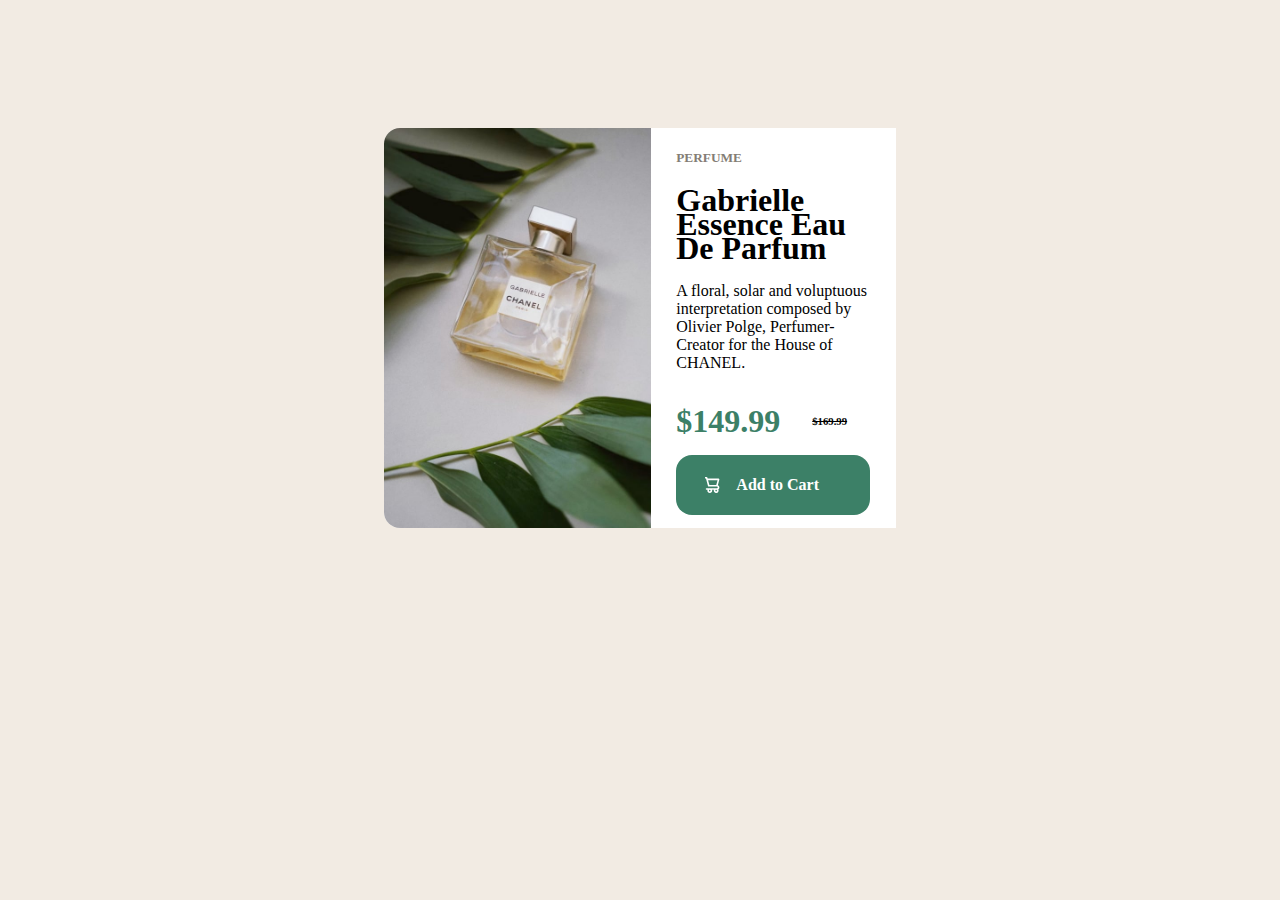
<file: feb 28/index.html>
<!DOCTYPE html>
<html lang="en">

<head>
  <meta charset="UTF-8">
  <meta name="viewport" content="width=device-width, initial-scale=1.0">
  <title>Preview</title>
  <link rel="stylesheet" href="./index.css">
</head>

<body>
  <div class="body">
    <img src="images/image-product-desktop.jpg" class="desktop">
    <img src="images/image-product-mobile.jpg" class="mobile">
    <div class="word">
      <h5>PERFUME</h5>
      <h1>Gabrielle Essence Eau De Parfum</h1>
      <p>A floral, solar and voluptuous interpretation composed by Olivier Polge, Perfumer-Creator for the House of
        CHANEL.</p>
      <div class="price">
        <h1>$149.99</h1>
        <del>
          <h6>$169.99</h6>
        </del>
      </div>
      <span>
        <svg width="15" height="16" xmlns="http://www.w3.org/2000/svg">
          <path
            d="M14.383 10.388a2.397 2.397 0 0 0-1.518-2.222l1.494-5.593a.8.8 0 0 0-.144-.695.8.8 0 0 0-.631-.28H2.637L2.373.591A.8.8 0 0 0 1.598 0H0v1.598h.983l1.982 7.4a.8.8 0 0 0 .799.59h8.222a.8.8 0 0 1 0 1.599H1.598a.8.8 0 1 0 0 1.598h.943a2.397 2.397 0 1 0 4.507 0h1.885a2.397 2.397 0 1 0 4.331-.376 2.397 2.397 0 0 0 1.12-2.021ZM11.26 7.99H4.395L3.068 3.196h9.477L11.26 7.991Zm-6.465 6.392a.8.8 0 1 1 0-1.598.8.8 0 0 1 0 1.598Zm6.393 0a.8.8 0 1 1 0-1.598.8.8 0 0 1 0 1.598Z"
            fill="#FFF" />
        </svg>
        <h4>Add to Cart</h4>
      </span>
    </div>
  </div>
</body>

</html>
</file>
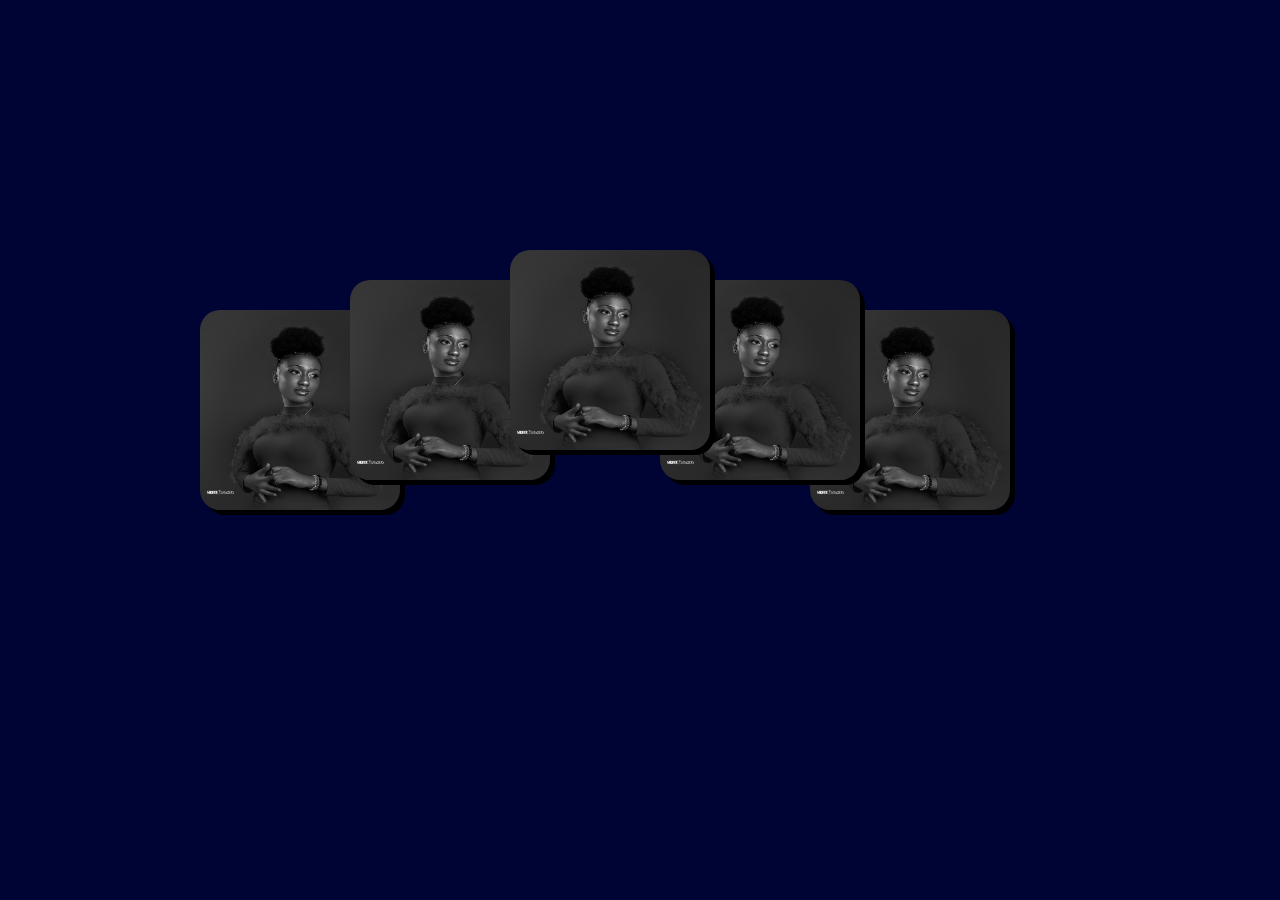
<file: feb16/index.html>
<!DOCTYPE html>
<html lang="en">

<head>
  <meta charset="UTF-8">
  <meta name="viewport" content="width=device-width, initial-scale=1.0">
  <title>Document</title>
  <link rel="stylesheet" href="index.css">
</head>

<body>
  <img src="DSC_3131o.jpg" alt="lizzy" id="L1">
  <img src="DSC_3131o.jpg" alt="lizzy" id="L2">
  <img src="DSC_3131o.jpg" alt="lizzy" id="L3">
  <img src="DSC_3131o.jpg" alt="lizzy" id="L4">
  <img src="DSC_3131o.jpg" alt="lizzy" id="L5">

</body>

</html>
</file>
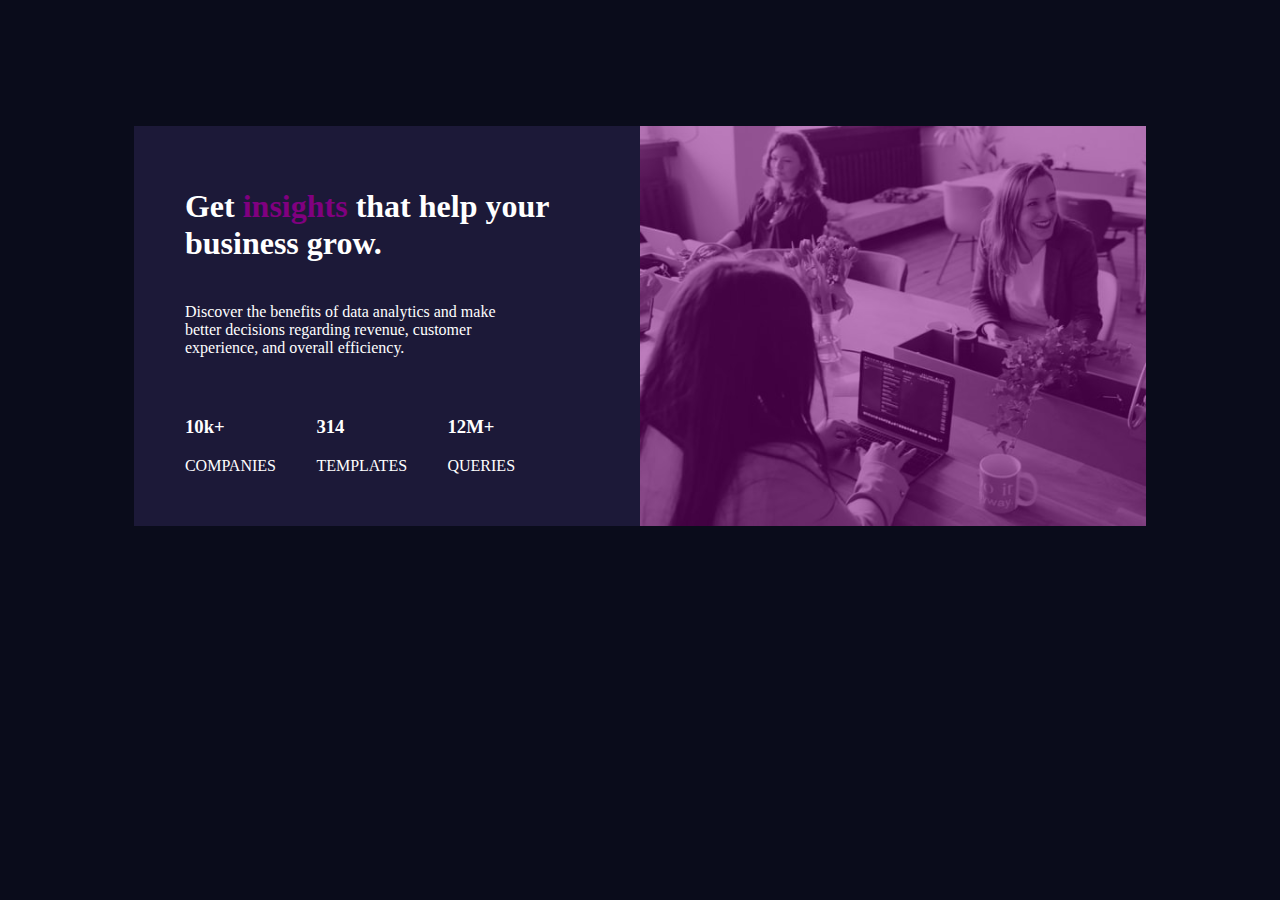
<file: feb26(2)/index.html>
<!DOCTYPE html>
<html lang="en">

<head>
  <meta charset="UTF-8">
  <meta name="viewport" content="width=device-width, initial-scale=1.0">
  <title>preview card</title>
  <link rel="stylesheet" href="./index.css">
</head>

<body>
  <div class="div1">
    <div id="secc">
      <img src="image-header-desktop.jpg">
      <div id="bb"></div>
    </div>
    <div id="fir">
      <h1>Get <span id="in">insights </span>that help your business grow.</h1>
      <p id="pi">Discover the benefits of data analytics and make <br>better decisions regarding revenue, customer <br> experience, and
        overall efficiency.</p>
      <div id="count">
        <span>
          <h3>10k+</h3>
          <p id="first">COMPANIES</p>
        </span>
        <span>
          <h3>314</h3>
          <p id="first">TEMPLATES</p>
        </span>
        <span>
          <h3>12M+</h3>
          <p id="first">QUERIES</p>
        </span>
      </div>
    </div>
    <div id="sec">
      <img src="image-header-desktop.jpg">
      <div id="bb"></div>
    </div>
  </div>
</body>

</html>
</file>
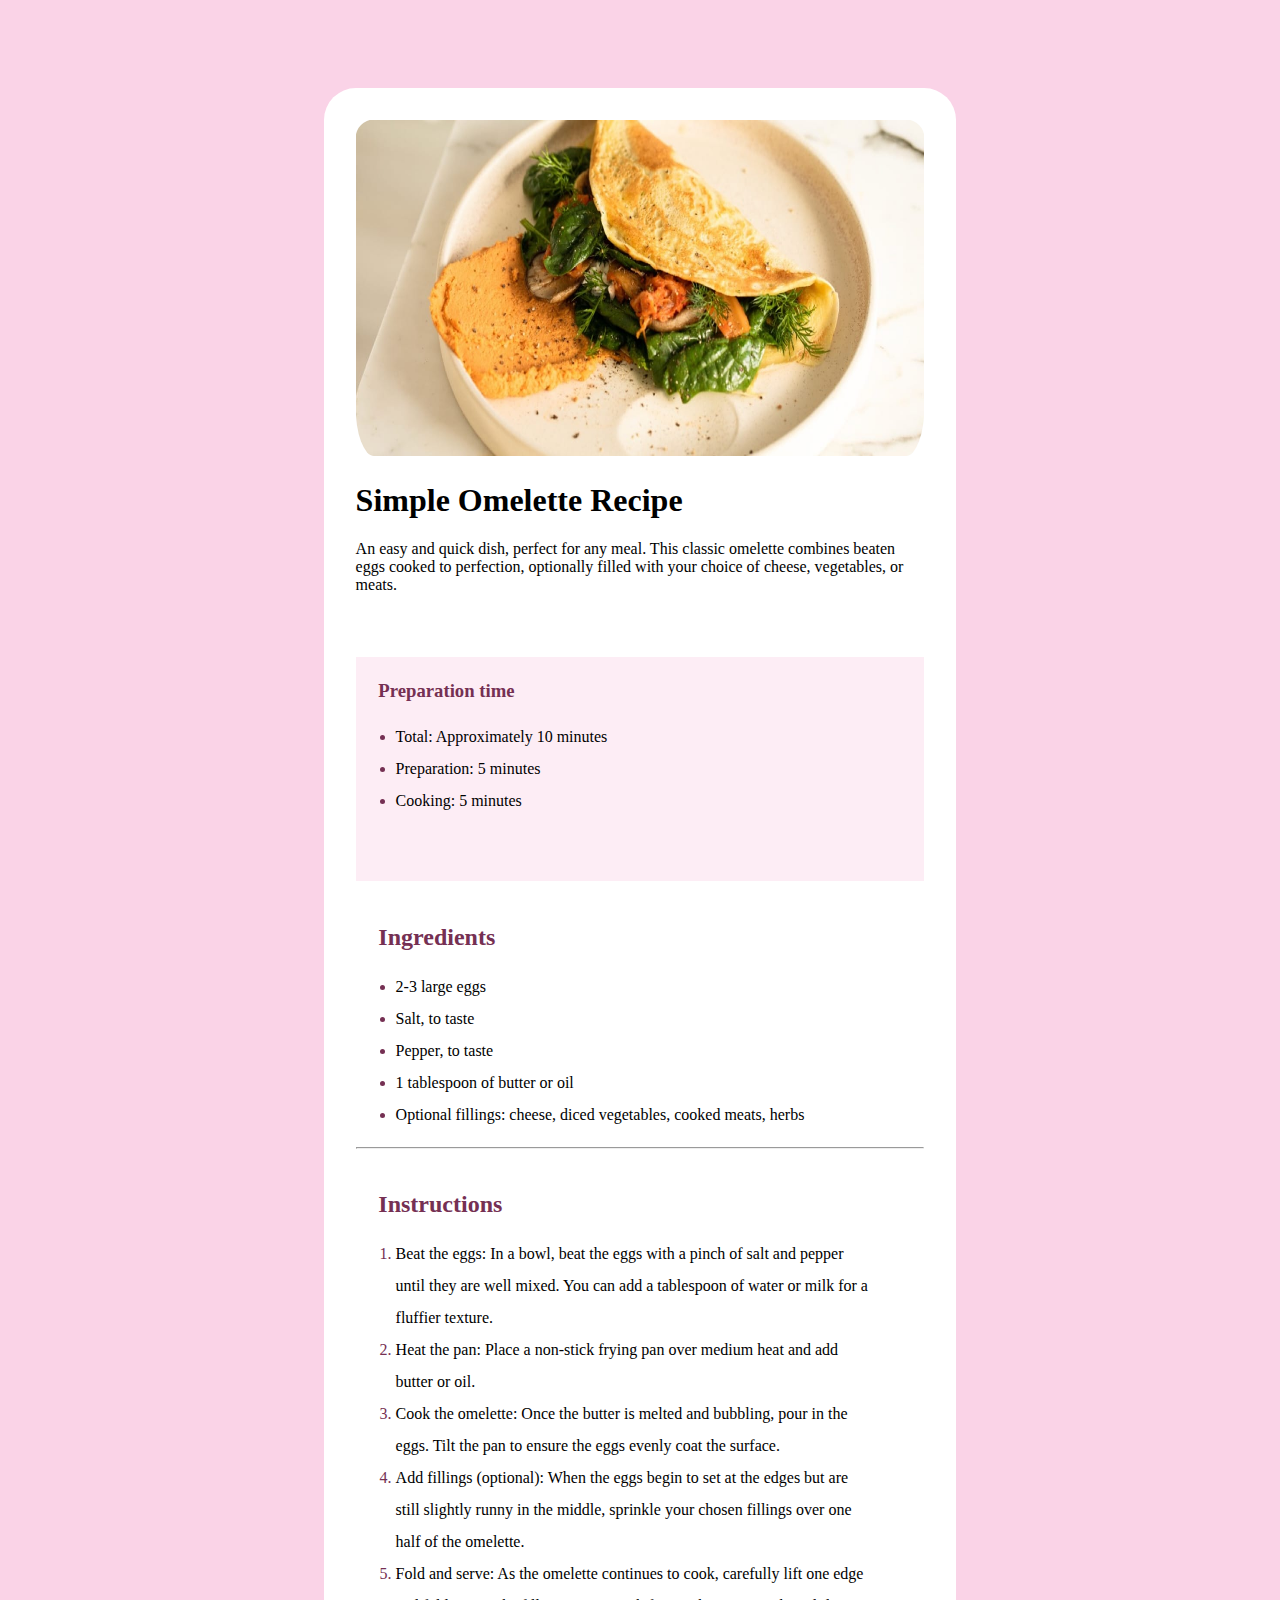
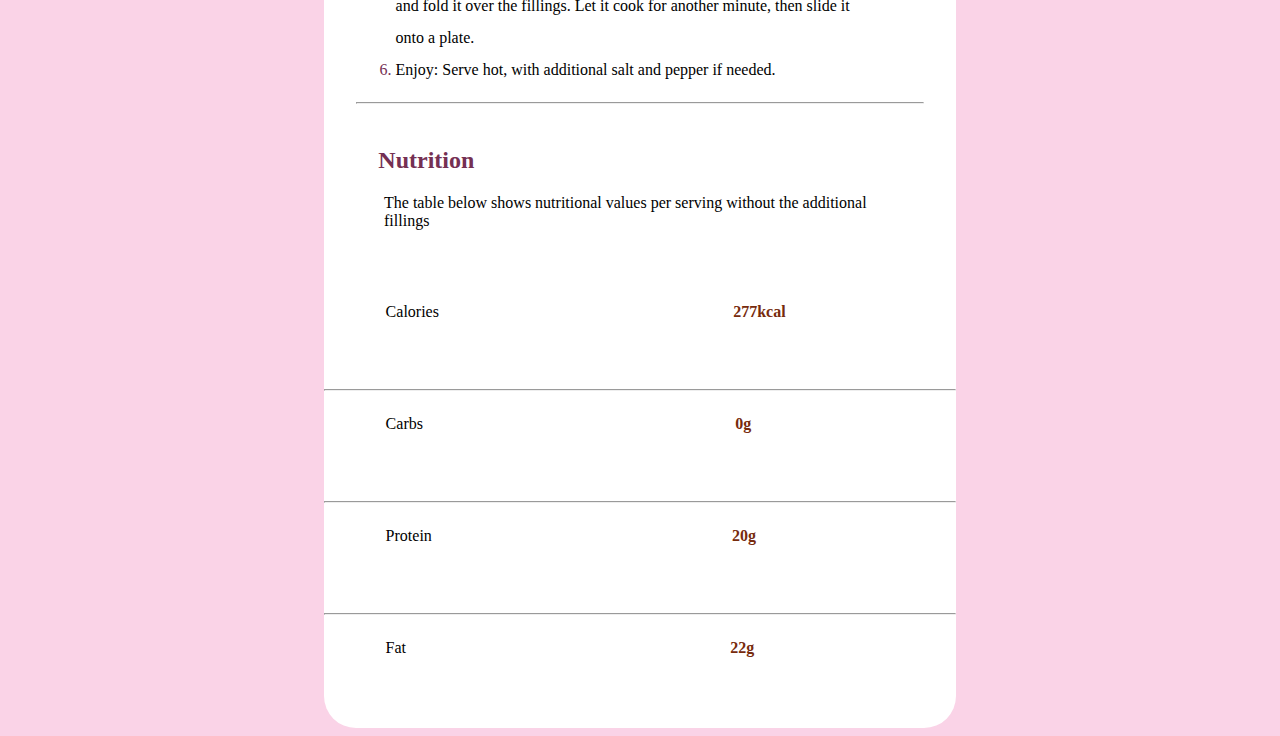
<file: feb26/index.html>
<!DOCTYPE html>
<html lang="en">
<head>
  <meta charset="UTF-8">
  <meta name="viewport" content="width=device-width, initial-scale=1.0">
  <title>Reciple</title>
  <link rel="stylesheet" href="./index.css">
</head>
<body>
  <div class="div1">
    <img src="image-omelette.jpeg">
    <h1 id="head1">Simple Omelette Recipe</h1>
    <p>An easy and quick dish, perfect for any meal. This classic omelette combines beaten eggs cooked to perfection, optionally filled with your choice of cheese, vegetables, or meats.</p>
    <div id="first">
    <h3 id="head2">Preparation time</h3>
    <ul id="ul1">
      <li>Total: Approximately 10 minutes</li>
      <li>Preparation: 5 minutes</li>
      <li>Cooking: 5 minutes</li>
    </ul>
  </div>
  <div id="sec">
  <h2 id="head2">Ingredients</h2>
    <ul id="ul1">
      <li>2-3 large eggs</li>
      <li>Salt, to taste</li>
      <li>Pepper, to taste</li>
      <li>1 tablespoon of butter or oil</li>
      <li>Optional fillings: cheese, diced vegetables, cooked meats, herbs</li>
    </ul>
    <hr>
    <h2 id="head2">Instructions</h2>
    <ol id="lis">
      <li id="lii">Beat the eggs: In a bowl, beat the eggs with a pinch of salt and pepper until they are well mixed. You can add a tablespoon of water or milk for a fluffier texture.</li>
      <li id="lii">Heat the pan: Place a non-stick frying pan over medium heat and add butter or oil.</li>
      <li id="lii">Cook the omelette: Once the butter is melted and bubbling, pour in the eggs. Tilt the pan to ensure the eggs evenly coat the surface. </li>
      <li id="lii">Add fillings (optional): When the eggs begin to set at the edges but are still slightly runny in the middle, sprinkle your chosen fillings over one half of the omelette.</li>
      <li id="lii">Fold and serve: As the omelette continues to cook, carefully lift one edge and fold it over the fillings. Let it cook for another minute, then slide it onto a plate.</li>
      <li id="lii">Enjoy: Serve hot, with additional salt and pepper if needed.</li>
    </ol>
    <hr>
    <h2 id="head2">Nutrition</h2>
    <p>The table below shows nutritional values per serving without the additional fillings</p>
  </div>
  <div class="table1">
    <p class="Calories"> Calories</p>
    <p class="cal_value">277kcal</p>
</div>
<hr>
<div class="table2">
    <p class="Carbs"> Carbs</p>
    <p class="carb_value">0g</p>
</div>
<hr>
<div class="table3">
    <p class="Protein"> Protein</p>
    <p class="pro_value">20g</p>
</div>
<hr>
<div class="table4">
    <p class="Fat"> Fat</p>
    <p class="fat_value">22g</p>
</div>
  </div>
</body>
</html>
</file>
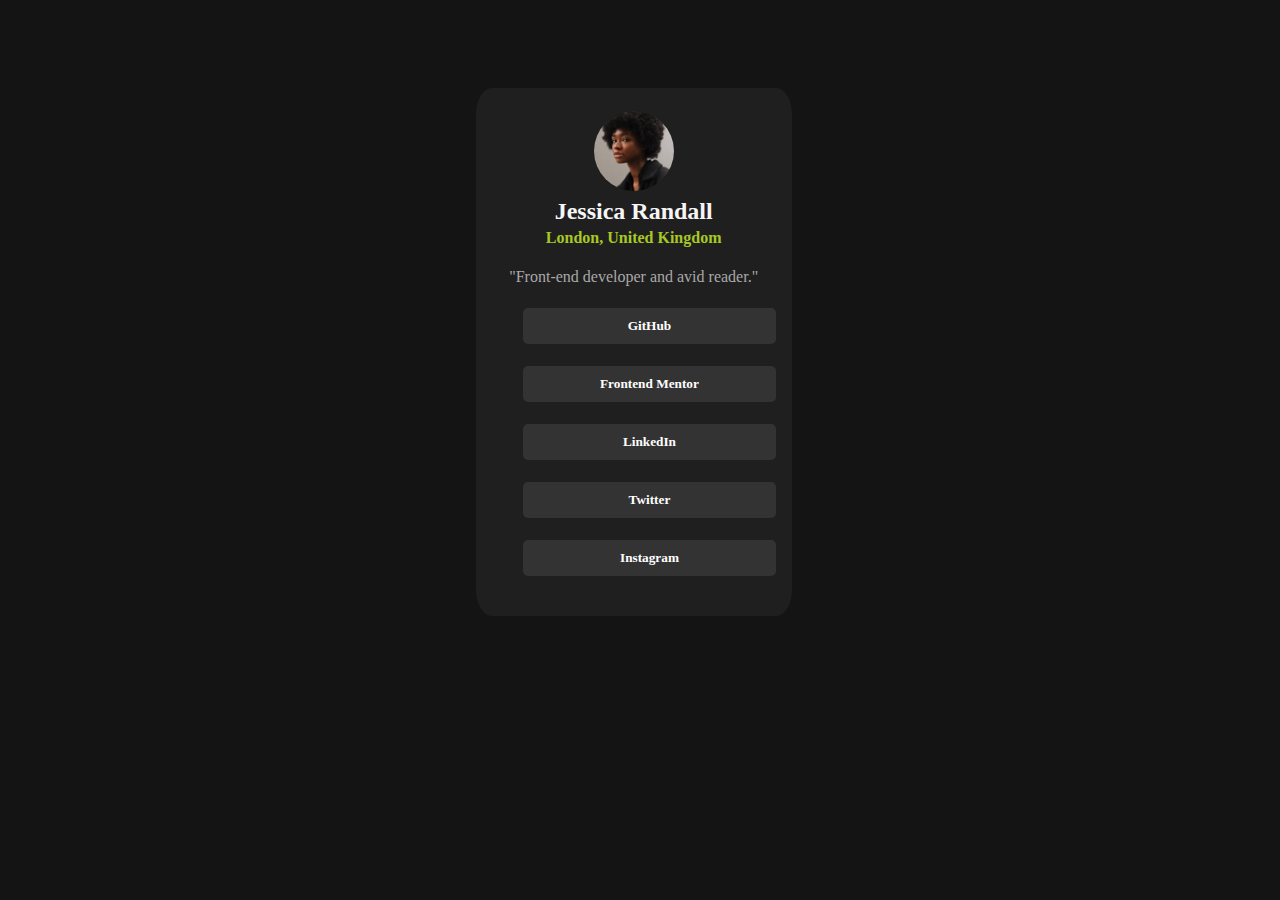
<file: feb27/index.html>
<!DOCTYPE html>
<html lang="en">
<head>
  <meta charset="UTF-8">
  <meta name="viewport" content="width=device-width, initial-scale=1.0">
  <title>Social Link</title>
  <link rel="stylesheet" href="./index.css">
</head>
<body>
  <div class="div1">
    <img src="avatar-jessica.jpeg">
    <h2>Jessica Randall</h2>
    <h4>London, United Kingdom</h4>
    <p>"Front-end developer and avid reader."</p>
    <h5> GitHub</h5>
    <h5>Frontend Mentor</h5>
    <h5>LinkedIn</h5>
    <h5>Twitter</h5>
    <h5>Instagram</h5>

  </div>
</body>
</html>
</file>
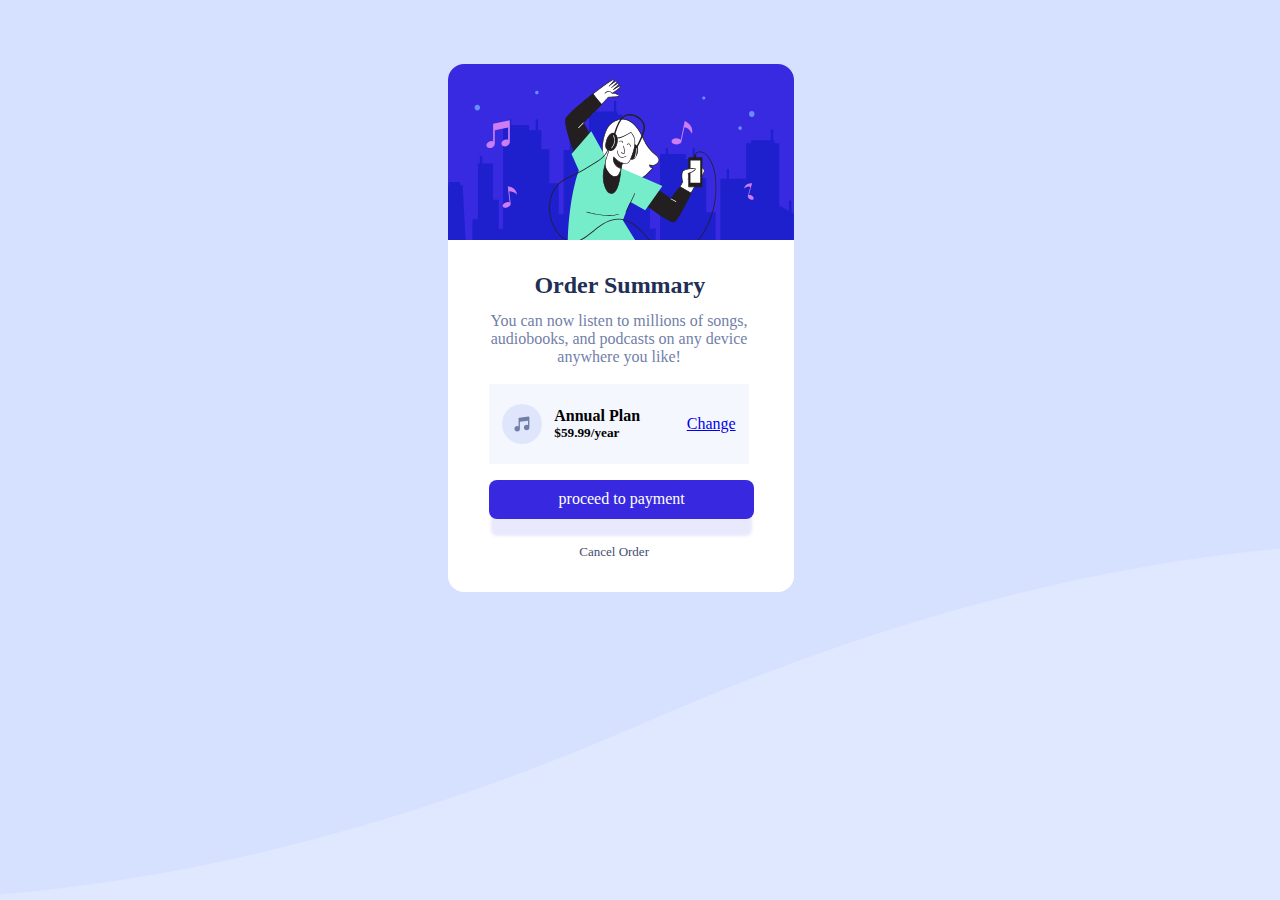
<file: feb29/index.html>
<!DOCTYPE html>
<html lang="en">

<head>
  <meta charset="UTF-8">
  <meta name="viewport" content="width=device-width, initial-scale=1.0">
  <title>Feb 29</title>
  <link rel="stylesheet" href="./index.css">
</head>

<body>
  <div class="hero">
    <div class="box">
      <img src="images/illustration-hero.svg">
      <h2>Order Summary</h2>
      <p class="first">You can now listen to millions of songs, audiobooks, and podcasts on any device anywhere you like!</p>
      <div class="price">
      <img src="images/icon-music.svg">
        <span class="try">
          <h4>Annual Plan</h4>
          <h5>$59.99/year</h5>
        </span>
        <a href="a">Change</a>
      </div>
        <span class="pro">proceed to payment</span>
        <p class="sec">Cancel Order</p>
    </div>
  </div>
</body>

</html>
</file>
<file: feb 28/index.css>
body{
  margin: 0;
  padding: 0;
  background-color: hsl(30, 38%, 92%);
}
.body{
  background-color: white;
  width: 40%;
  height: 25rem;
  display: flex;
  margin-top: 10%;
  margin-left: 30%;
  border-radius: 1rem;
}
.desktop{
  width: 100%;
  height: 25rem;
  border-radius: 1rem 0 0 1rem;
}
.mobile{
  display: none;
}
.word{
  padding-left: 5%;
  padding-right: 5%;
  width: 90%;
  height: 25rem;
  background-color: white;
}
.word h1{
  line-height: 1.5rem;
}
.word h5{
  color: hsl(30, 6%, 49%);
}
.price{
  display: flex;
  align-items: center;
  gap: 2rem;
}
.price h1{
  color: hsl(158, 36%, 37%);
}
span{
  display: flex;
  align-items: center;
  gap: 1rem;
  background-color: hsl(158, 36%, 37%);
  padding-top: 0;
  padding-bottom: 0;
  padding-left: 15%;
  padding-right: 5%;
  color: white;
  border-radius: 1rem;
}
span:hover{
  cursor: pointer;
  background-color: hsl(158, 80%, 10%);
}
@media screen and (max-width:600px){
  .body{
    background-color: white;
    width: 90%;
    height: 45rem;
    display: block;
    margin-top: 2%;
    margin-left: 5%;
    border-radius: 1rem;
  }
.desktop{
  display: none;
}
.mobile{
  display: block;
  width: 100%;
  height: 20rem;
}
.word{
  padding-left: 5%;
  padding-right: 5%;
  width: 90%;
  height: 10rem;
}
}
</file>
<file: feb16/index.css>
body{
  background-color: #000435;
  padding: 10px;
  display: flex;
  flex-wrap: wrap;
  margin-left: 200px;
  margin-top: 200px;
}
#L1{
  height: 200px;
  width: 200px;
  border-radius: 20px;
  z-index: 1;
  box-shadow: 5px 5px;
  position: relative;
  top: 100px;
  right: 10px;
}

#L2{
  height: 200px;
  width: 200px;
  border-radius: 20px;
  z-index: 2;
  box-shadow: 5px 5px;
  position: relative;
  top: 70px;
  right: 60px;
}
#L3{
  height: 200px;
  width: 200px;
  border-radius: 20px;
  z-index: 3;
  box-shadow: 5px 5px;
  position: relative;
  top: 40px;
  right: 100px;
}
#L4{
  height: 200px;
  width: 200px;
  border-radius: 20px;
  z-index: 2;
  box-shadow: 5px 5px;
  position: relative;
  top: 70px;
  right: 150px;
}
#L5{
  height: 200px;
  width: 200px;
  border-radius: 20px;
  z-index: 1;
  box-shadow: 5px 5px;
  position: relative;
  top: 100px;
  right: 200px;
}
</file>
<file: feb26(2)/index.css>
body{
  background-color:#0a0c1b;
}
.div1{
  display: flex;
  background-color:#1c1938 ;
  color: white;
  width: 80%;
  height: 25rem;
  margin-left: 10%;
  margin-right: 10%;
  margin-top: 10%;
  margin-bottom: 10%;
}
h1{
  margin-bottom: 10%;
}
#fir{
  padding-left: 5%;
  padding-right: 5%;
  padding-top: 4%;
  height: 22rem;
  width: 40%;
}
#in{
  color: purple;
}
#pi{
  margin-bottom: 10%;
}
#count{
  display: flex;
  gap: 10%;
}
#sec{
  height: 25rem;
  width: 50%;
  position: relative;

}
#secc{
  display: none;
  height: 25rem;
  width: 50%;
  position: relative;
  
}
img{
  position: absolute;
  height: 25rem;
  width: 100%;
}
#bb{
  position: absolute;
  height: 25rem;
  width: 100%;
  background-color: purple;
  opacity: 50%;
}
@media screen and (max-width:600px){
  .div1{
    display: block;
    background-color:#1c1938 ;
    color: white;
    width: 90%;
    height: 45rem;
    margin-left: 5%;
    margin-right: 5%;
    margin-top: 20%;

  } 
  #count{
    display: block;
    gap: 10%;
  }
  #sec{
    display: none;
  }
  #secc{
    display: block;
  }
  img{
    height: 15rem;
    width: 200%;
  }
  #bb{
    height: 15rem;
    width: 200%;
  }
  h1{
    margin-top: -40%;
  }
  #fir{
    padding-left: 5%;
    padding-right: 5%;
    padding-top: 4%;
    height: 22rem;
    width: 90%;
    text-align: center;
  }
}
</file>
<file: feb26/index.css>
body{
  background-color: rgb(250, 211, 231);
}
.div1{
  background-color: white;
  width: 50%;
  height: 140rem;
  margin-top: 7%;
  margin-left: 25%;
  border-radius: 2rem;
}
img{
  width: 90%;
  height: 15%;
  padding-top: 5%;
  padding-left: 5%;
  padding-right: 5%;
  border-radius: 50px ;
}
#head1{
  margin-left: 5%;
}
p{
  margin-left: 5%;
  margin-right: 5%;
  margin-bottom: 10%;
}
#head2{
  color: rgb(117, 48, 83);
  padding-left: 4%;
  padding-top: 4%;
}
#first{
  background-color: rgb(250, 211, 231, 0.4);
  width: 90%;
  height: 10%;
  margin-right: 5%;
  margin-left: 5%;
}
ul{
  line-height: 2rem;
}
li::marker{
  color: rgb(117, 48, 83);
}
#sec{
  margin-right: 5%;
  margin-left: 5%;
}
#lis{
  line-height: 2rem;
}
#lii{
  margin-right: 10%;
}
table{
  width: 100%;
  margin-left: 5%;
}
th, td {
  padding: 15px;
}
tr{
  border-bottom: 1px solid black;
}
.table1{
  display: flex;
  margin-left: 5%;
  gap: 39%;
}
.table2{
  margin-left: 5%;
  display: flex;
  gap: 42%;
}
.table3{
  margin-left: 5%;
  display: flex;
  gap: 40%;
}
.table4{
  margin-left: 5%;
  display: flex;
  gap: 44%;
}
.cal_value{
  color: rgb(119, 43, 13);
  font-weight: bolder;
}
.carb_value{
  color: rgb(119, 43, 13);
  font-weight: bolder;
}
.pro_value{
  color: rgb(119, 43, 13);
  font-weight: bolder;
}
.fat_value{
  color: rgb(119, 43, 13);
  font-weight: bolder;
}
.ingredients{
  color: rgb(119, 43, 13);
}
.instruction{
  color: rgb(119, 43, 13);
}
.nutrition{
  color: rgb(119, 43, 13);
}
@media screen and (max-width:600px){
  body{
    background-color: rgb(248, 248, 250);
  }
  .div1{
    background-color: white;
    width: 100%;
    height: 140rem;
    margin-top: 0%;
    margin-left: 0%;
    margin-right: 0%;
  }
  img{
    width: 90%;
    height: 10%;
  }
  #first{
    background-color: rgb(250, 211, 231, 0.4);
    width: 80%;
    height: 10%;
    margin-right: 5%;
    margin-left: 5%;
  }
}
</file>
<file: feb27/index.css>
body{
  background-color: #141414;
}
.div1{
  background-color: #1f1f1f;
  width: 25%;
  height: 33rem;
  border-radius: 5%;
  margin-left: 37%;
  margin-right: 37%;
  margin-top: 7%;
  color: white;
  text-align: center;
}
img{
  border-radius: 50%;
  height: 5rem;
  width: 5rem;
  margin-top: 7%;
}
h2{
  color: #f6f6f6;
  margin-top: 1%;
}
h4{
  color: #a7c825;
  margin-top: -5%;
}

p{
  color: #a9a9a9;
}
h5{
  background-color: #333333;
  height: 5%;
  width: 80%;
  margin-left: 10%;
  border-radius: 5px;
  align-items: center;
  justify-content: center;
  justify-self: center;
  padding-top: 3%;
}
h5:hover{
  background-color: #a7c825;
  color: black;
}
@media screen and (max-width : 600px){
  .div1{
    background-color: #1f1f1f;
    width: 80%;
    height: 33rem;
    border-radius: 5%;
    margin-left: 10%;
    margin-right: 10%;
    margin-top: 50%;
    color: white;
    text-align: center;
  }
}
</file>
<file: feb29/index.css>
*{
  margin: 0;
  padding: 0;
}
body{
  background-color: hsl(225, 100%, 94%);
}
.hero{
  width: 100%;
  height: 100vh;
  background-image: url(images/pattern-background-desktop.svg);
  background-size: cover;
  background-position: center;
  overflow: hidden;
}
.box{
  width: 27%;
  height: 33rem;
  background-color: white;
  margin-top: 5%;
  margin-left: 35%;
  border-radius: 1rem;
  position: relative;
}
.box img{
  width: 100%;
  height: 11rem;
  border-radius: 1rem 1rem 0 0;
  position: absolute;
}
h2{
  position: absolute;
  left: 25%;
  top: 13rem;
  background-color: white;
  color: hsl(223, 47%, 23%);
}
.first{
  position: absolute;
  width: 75%;
  left: 12%;
  top: 15.5rem;
  text-align: center;
  background-color: white;
  color: hsl(224, 23%, 55%);
}
.price{
  position: absolute;
  top: 20rem;
  left: 12%;
  width: 75%;
  height: 5rem;
  display: flex;
  align-items: center;
  background-color: hsl(225, 100%, 98%);
}
.price img{
  width: 40px;
  height: 40px;
  margin-left: 5%;
}
.try{
  margin-left: 25%;
}
a{
  margin-left: 18%;
}
a:hover{
  text-decoration: none;
}
.pro{
  position: absolute;
  top: 26rem;
  left: 12%;
  background-color: hsl(245, 75%, 52%);
  box-shadow: 0px 19px 3px -2px rgba(56,41,224,0.11);
  color: white;
  padding-top: 3%;
  padding-left: 20%;
  padding-right: 20%;
  padding-bottom: 3%;
  border-radius: 0.5rem;
}
span:hover{
  cursor: pointer;
  background-color: hsl(224, 23%, 55%);
}
.sec{
  position: absolute;
  top: 30rem;
  left: 38%;
  background-color: white;
  font-size: small;
  color: hsl(225, 27%, 35%);

}
.sec:hover{
  cursor: pointer;
  color: hsl(225, 37%, 26%);
}
@media screen and (max-width:600px){
  .box{
    width: 90%;
    height: 33rem;
    background-color: white;
    margin-top: 5%;
    margin-left: 5%;
    border-radius: 1rem;
    position: relative;
  }

}
</file>
